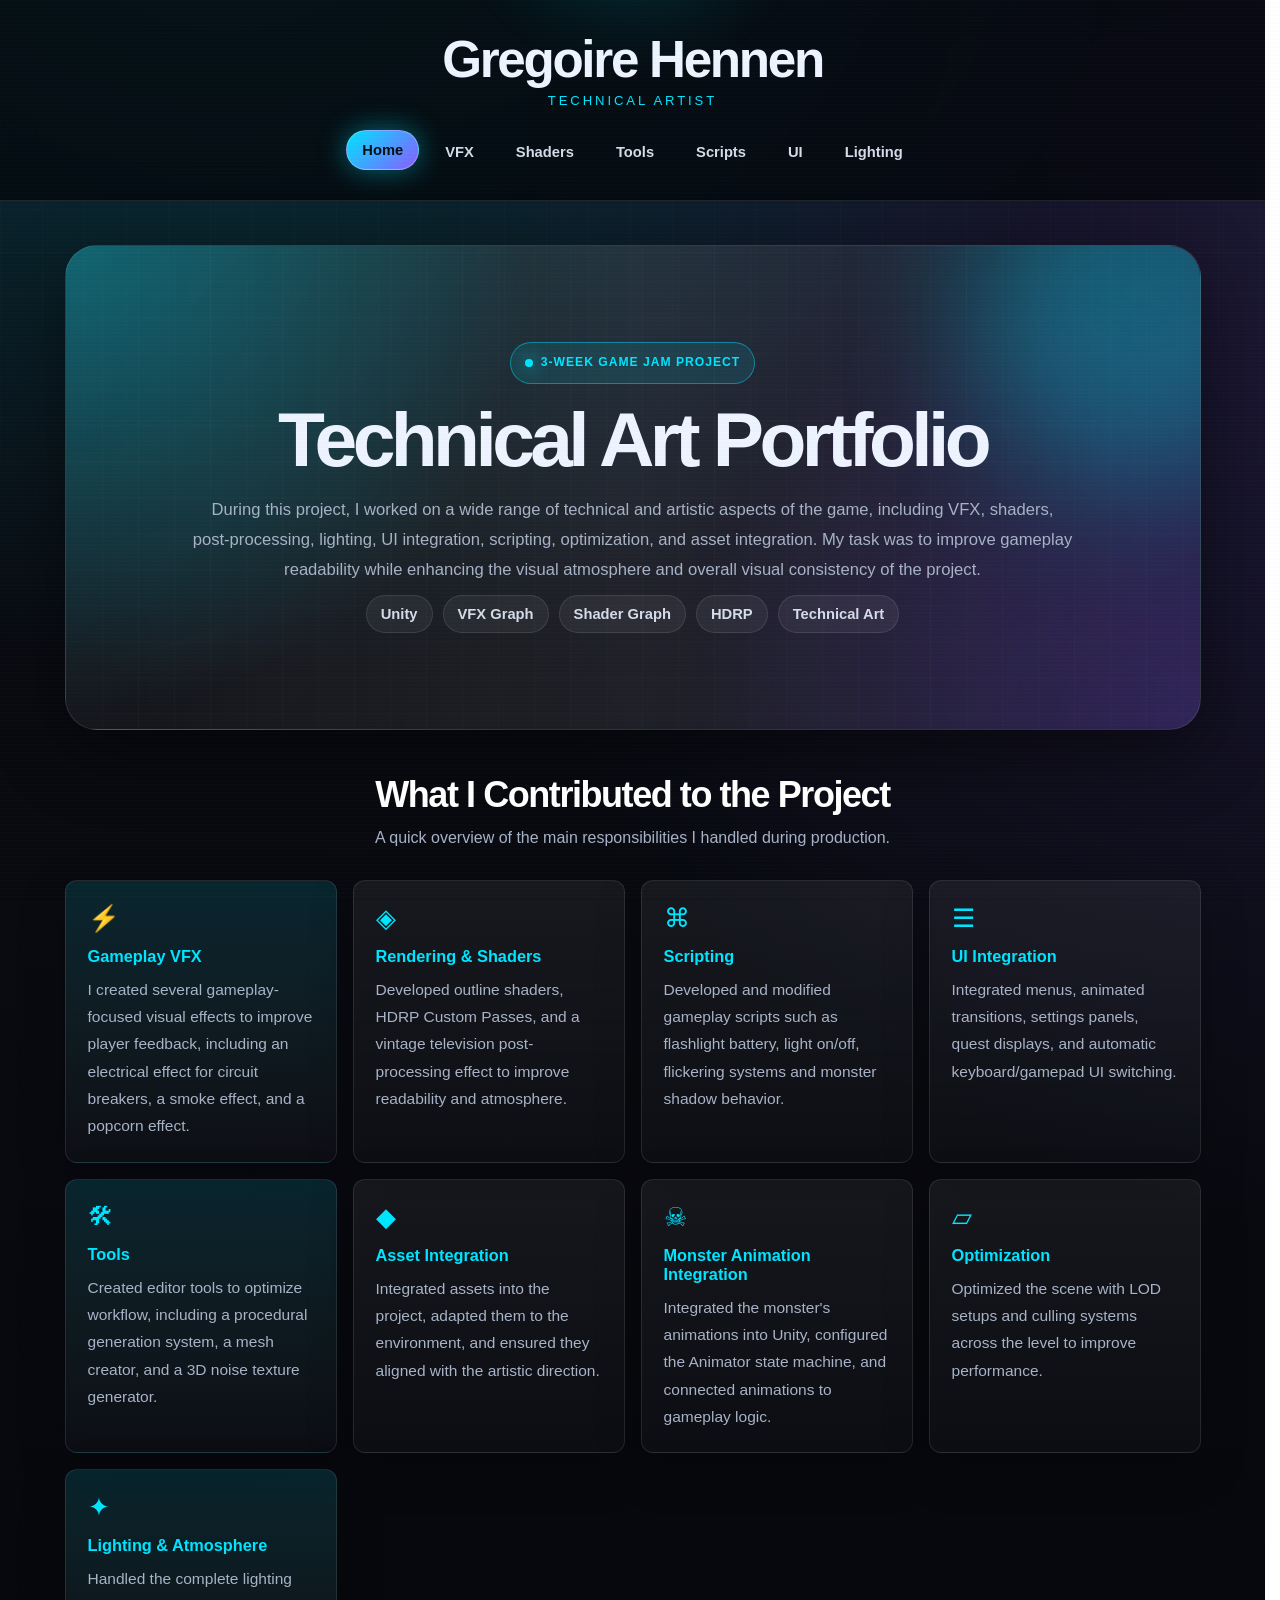
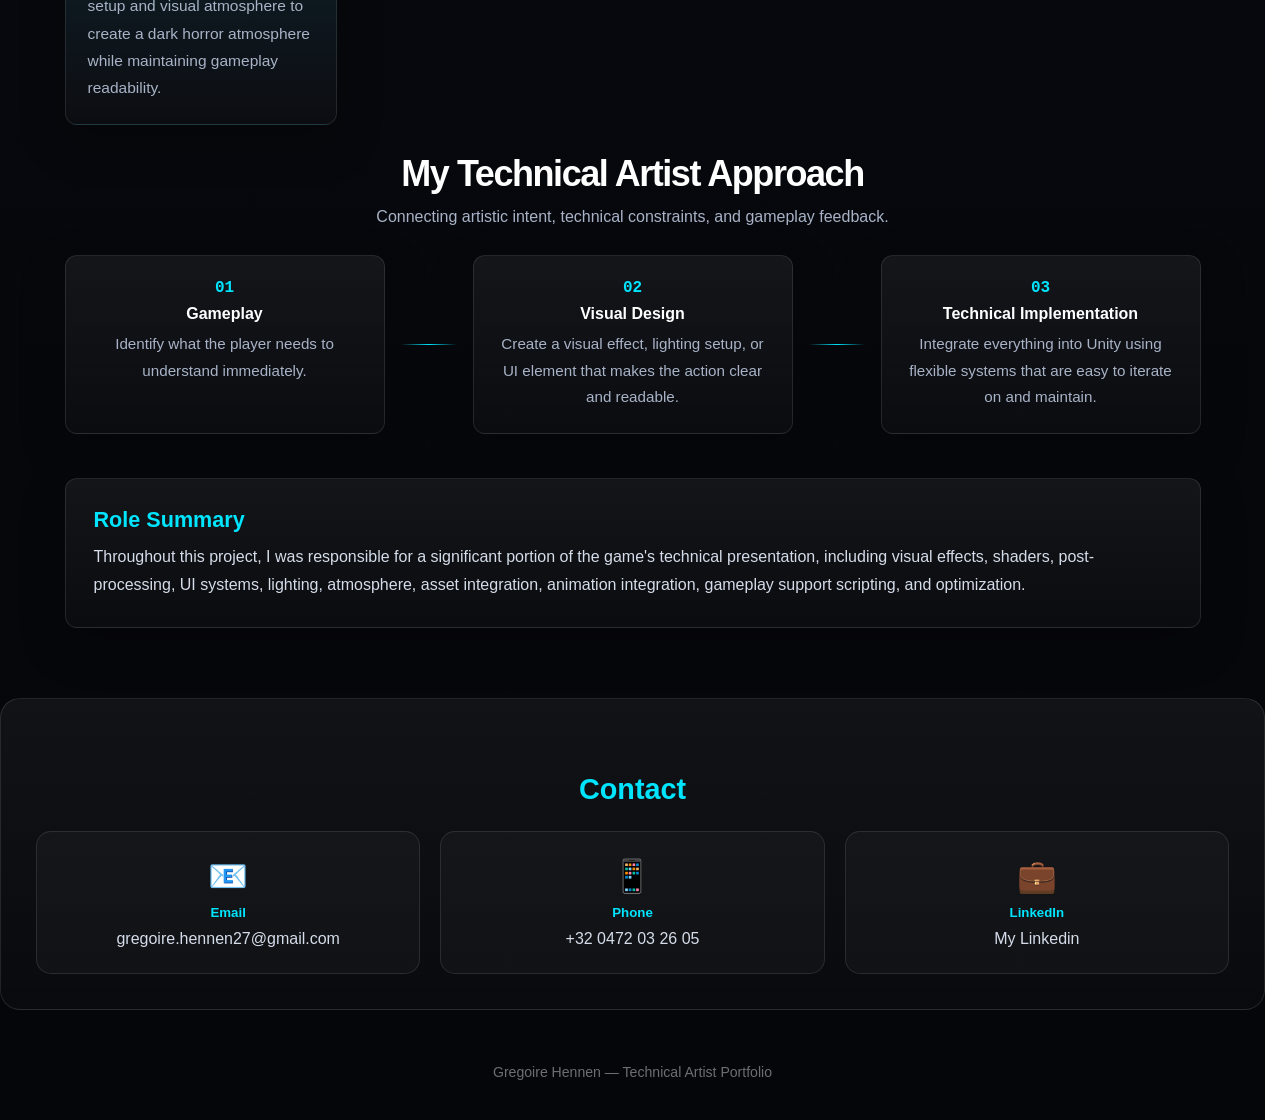
<file: index.html>
<!DOCTYPE html>
<html lang="en">
<head>
    <meta charset="UTF-8">
    <meta name="viewport" content="width=device-width, initial-scale=1.0">
    <title>Home - Gregoire Hennen</title>
    <link rel="stylesheet" href="style.css">
</head>
<body class="page-home">

    <header>
        <div class="header-orb"></div>
        <h1>Gregoire Hennen</h1>
        <h2>Technical Artist</h2>

        <nav>
            <a href="index.html">Home</a>
            <a href="vfx.html">VFX</a>
            <a href="shaders.html">Shaders</a>
            <a href="tools.html">Tools</a>
            <a href="scripts.html">Scripts</a>
            <a href="ui.html">UI</a>
            <a href="lighting.html">Lighting</a>
        </nav>
    </header>

    <main>
        <section class="home-hero">
            <div class="home-hero-glow"></div>
            <div class="home-hero-content">
                <p class="home-kicker">3-Week Game Jam Project</p>
                <h3>Technical Art Portfolio</h3>

                <p class="home-intro">
                    During this project, I worked on a wide range of technical and artistic aspects of the game, including VFX, shaders, post-processing, lighting, UI integration, scripting, optimization, and asset integration. My task was to improve gameplay readability while enhancing the visual atmosphere and overall visual consistency of the project.
                </p>

                <div class="home-tags">
                    <span>Unity</span>
                    <span>VFX Graph</span>
                    <span>Shader Graph</span>
                    <span>HDRP</span>
                    <span>Technical Art</span>
                </div>
            </div>
        </section>

        <section class="home-overview">

            <div class="home-section-title">
                <h4>What I Contributed to the Project</h4>
                <p>A quick overview of the main responsibilities I handled during production.</p>
            </div>

            <div class="home-card-grid">

    <a href="vfx.html" class="home-card featured-card home-card-link">
        <div class="home-card-icon">⚡</div>
        <h5>Gameplay VFX</h5>
        <p>I created several gameplay-focused visual effects to improve player feedback, including an electrical effect for circuit breakers, a smoke effect, and a popcorn effect.</p>
    </a>

    <a href="shaders.html" class="home-card home-card-link">
        <div class="home-card-icon">◈</div>
        <h5>Rendering & Shaders</h5>
        <p>Developed outline shaders, HDRP Custom Passes, and a vintage television post-processing effect to improve readability and atmosphere.</p>
    </a>

    <a href="scripts.html" class="home-card home-card-link">
        <div class="home-card-icon">⌘</div>
        <h5>Scripting</h5>
        <p>Developed and modified gameplay scripts such as flashlight battery, light on/off, flickering systems and monster shadow behavior.</p>
    </a>

    <a href="ui.html" class="home-card home-card-link">
        <div class="home-card-icon">☰</div>
        <h5>UI Integration</h5>
        <p>Integrated menus, animated transitions, settings panels, quest displays, and automatic keyboard/gamepad UI switching.</p>
    </a>

    <a href="tools.html" class="home-card featured-card home-card-link">
        <div class="home-card-icon">🛠</div>
        <h5>Tools</h5>
        <p>Created editor tools to optimize workflow, including a procedural generation system, a mesh creator, and a 3D noise texture generator.</p>
    </a>

    <article class="home-card">
        <div class="home-card-icon">◆</div>
        <h5>Asset Integration</h5>
        <p>Integrated assets into the project, adapted them to the environment, and ensured they aligned with the artistic direction.</p>
    </article>

    <article class="home-card">
        <div class="home-card-icon">☠</div>
        <h5>Monster Animation Integration</h5>
        <p>Integrated the monster's animations into Unity, configured the Animator state machine, and connected animations to gameplay logic.</p>
    </article>

    <article class="home-card">
        <div class="home-card-icon">▱</div>
        <h5>Optimization</h5>
        <p>Optimized the scene with LOD setups and culling systems across the level to improve performance.</p>
    </article>

    <a href="lighting.html" class="home-card featured-card home-card-link">
        <div class="home-card-icon">✦</div>
        <h5>Lighting & Atmosphere</h5>
        <p>Handled the complete lighting setup and visual atmosphere to create a dark horror atmosphere while maintaining gameplay readability.</p>
    </a>

</div>

        <section class="home-pipeline">

            <div class="home-section-title">
                <h4>My Technical Artist Approach</h4>
                <p>Connecting artistic intent, technical constraints, and gameplay feedback.</p>
            </div>

            <div class="home-flow">

                <div class="home-flow-step">
                    <span>01</span>
                    <strong>Gameplay</strong>
                    <p>Identify what the player needs to understand immediately.</p>
                </div>

                <div class="home-flow-line"></div>

                <div class="home-flow-step">
                    <span>02</span>
                    <strong>Visual Design</strong>
                    <p>Create a visual effect, lighting setup, or UI element that makes the action clear and readable.</p>
                </div>

                <div class="home-flow-line"></div>

                <div class="home-flow-step">
                    <span>03</span>
                    <strong>Technical Implementation</strong>
                    <p>Integrate everything into Unity using flexible systems that are easy to iterate on and maintain.</p>
                </div>

            </div>
        </section>

        <section class="home-summary-panel">
            <h4>Role Summary</h4>
            <p>
                Throughout this project, I was responsible for a significant portion of the game's technical presentation, including visual effects, shaders, post-processing, UI systems, lighting, atmosphere, asset integration, animation integration, gameplay support scripting, and optimization.
            </p>
        </section>

    </main>


    <section class="contact-section">
    <h4>Contact</h4>

    <div class="contact-grid">

        <div class="contact-card">
            <span>📧</span>
            <h5>Email</h5>
            <a href="mailto:ton.email@gmail.com">
                gregoire.hennen27@gmail.com
            </a>
        </div>

        <div class="contact-card">
            <span>📱</span>
            <h5>Phone</h5>
            <a href="tel:+32000000000">
                +32 0472 03 26 05
            </a>
        </div>

        <div class="contact-card">
            <span>💼</span>
            <h5>LinkedIn</h5>
            <a href="https://www.linkedin.com/in/gregoire-hennen-7202712a2/"
               target="_blank">
                My Linkedin
            </a>
        </div>

    </div>
</section>
    
    <footer class="site-footer">
        <p>Gregoire Hennen — Technical Artist Portfolio</p>
    </footer>

<script>
    const currentPage = window.location.pathname.split("/").pop();
    const navLinks = document.querySelectorAll('nav a');

    navLinks.forEach(link => {
        if (link.getAttribute('href') === currentPage) {
            link.classList.add('active');
        }
    });
</script>

</body>
</html>
</file>
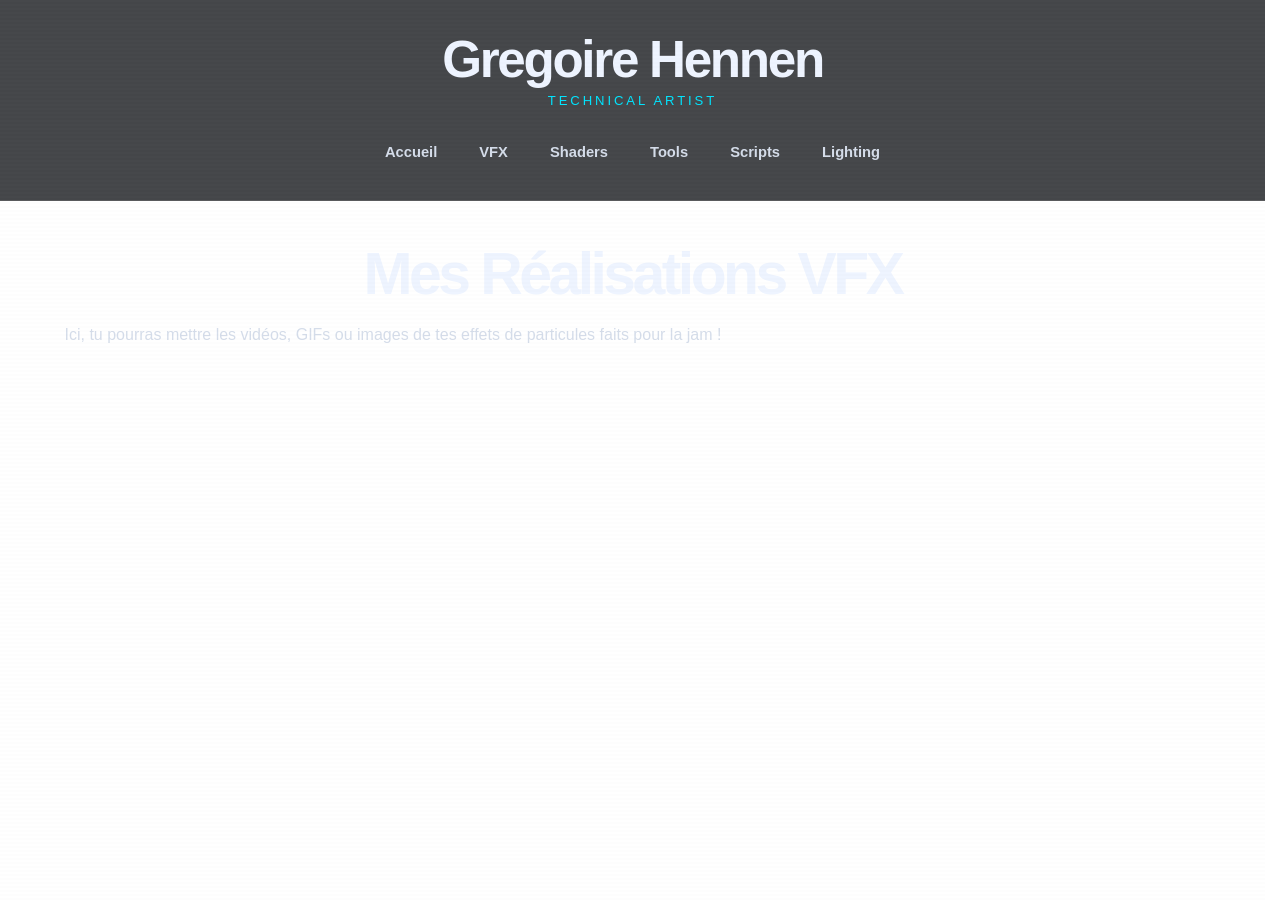
<file: VFX.html>
<!DOCTYPE html>
<html lang="fr">
<head>
    <meta charset="UTF-8">
    <title>VFX - Gregoire Hennen</title>
    <link rel="stylesheet" href="style.css"> <style>/* Remets le même bloc <style> que l'index pour le moment */</style> 
</head>
<body>
    <header>
        <h1>Gregoire Hennen</h1>
        <h2>Technical Artist</h2>
        <nav>
            <a href="index.html">Accueil</a>
            <a href="vfx.html">VFX</a>
            <a href="shaders.html">Shaders</a>
            <a href="tools.html">Tools</a>
            <a href="scripts.html">Scripts</a>
            <a href="lighting.html">Lighting</a>
        </nav>
    </header>
    <main>
        <h3>Mes Réalisations VFX</h3>
        <p>Ici, tu pourras mettre les vidéos, GIFs ou images de tes effets de particules faits pour la jam !</p>
    </main>
</body>
</html>
</file>
<file: style.css>
/* =========================================================
   Gregoire Hennen — Technical Art Portfolio Redesign
   Drop-in CSS: keeps all current accordions and HTML working.
   ========================================================= */

:root {
    --bg: #080a0f;
    --panel: rgba(16, 20, 29, 0.82);
    --panel-strong: rgba(21, 27, 40, 0.94);
    --line: rgba(255,255,255,0.10);
    --line-strong: rgba(255,255,255,0.18);
    --text: #eef4ff;
    --muted: #a8b3c7;
    --soft: #d5ddea;
    --accent: #00e5ff;
    --accent-2: #8a5cff;
    --accent-3: #ffb86b;
    --danger: #ff5c7a;
    --ok: #76ffb2;
    --radius: 18px;
    --radius-sm: 12px;
    --shadow: 0 24px 70px rgba(0,0,0,.45);
    --mono: "Consolas", "SFMono-Regular", "Courier New", monospace;
    --sans: Inter, "Segoe UI", Tahoma, Geneva, Verdana, sans-serif;
}

.page-vfx { --accent:#45f3ff; --accent-2:#ffcf4a; --page-glow: rgba(69,243,255,.20); }
.page-shaders { --accent:#a884ff; --accent-2:#ff6bd6; --page-glow: rgba(168,132,255,.22); }
.page-tools { --accent:#74ffb4; --accent-2:#56a8ff; --page-glow: rgba(116,255,180,.20); }
.page-scripts { --accent:#ffcf6b; --accent-2:#ff6b6b; --page-glow: rgba(255,207,107,.20); }
.page-ui { --accent:#6bb7ff; --accent-2:#7bffdf; --page-glow: rgba(107,183,255,.20); }
.page-lighting { --accent:#ffb15c; --accent-2:#fff1a8; --page-glow: rgba(255,177,92,.22); }
.page-home { --accent:#00e5ff; --accent-2:#8a5cff; --page-glow: rgba(0,229,255,.22); }

* { box-sizing: border-box; }
html { scrollbar-gutter: stable; overflow-y: scroll; scroll-behavior: smooth; }
body {
    margin: 0;
    color: var(--text);
    font-family: var(--sans);
    text-align: center;
    background:
        radial-gradient(circle at 18% -10%, var(--page-glow), transparent 30%),
        radial-gradient(circle at 110% 10%, rgba(138,92,255,.15), transparent 34%),
        linear-gradient(180deg, #0b0e15 0%, #07080d 60%, #050609 100%);
    min-height: 100vh;
}
body::before {
    content: "";
    position: fixed;
    inset: 0;
    pointer-events: none;
    background-image:
        linear-gradient(rgba(255,255,255,.025) 1px, transparent 1px),
        linear-gradient(90deg, rgba(255,255,255,.025) 1px, transparent 1px);
    background-size: 42px 42px;
    mask-image: linear-gradient(to bottom, black, transparent 88%);
    z-index: -2;
}
body::after {
    content: "";
    position: fixed;
    inset: 0;
    pointer-events: none;
    background: linear-gradient(rgba(255,255,255,.025) 50%, rgba(0,0,0,.025) 50%);
    background-size: 100% 4px;
    opacity: .25;
    z-index: 999;
}

header {
    position: relative;
    overflow: hidden;
    padding: 34px 20px 28px;
    background: rgba(5, 7, 11, .74);
    border-bottom: 1px solid var(--line);
    backdrop-filter: blur(18px);
}
.header-orb {
    position: absolute;
    width: 420px;
    height: 420px;
    left: 50%;
    top: -330px;
    transform: translateX(-50%);
    background: radial-gradient(circle, var(--accent), transparent 62%);
    filter: blur(20px);
    opacity: .20;
    pointer-events: none;
}
h1 {
    margin: 0 0 8px;
    font-size: clamp(2.1rem, 4vw, 3.4rem);
    letter-spacing: -.045em;
    font-weight: 850;
    line-height: 1;
}
h2 {
    margin: 0 0 24px;
    color: var(--accent);
    font-weight: 500;
    letter-spacing: .22em;
    text-transform: uppercase;
    font-size: .82rem;
}
nav {
    display: flex;
    flex-wrap: wrap;
    justify-content: center;
    gap: 10px;
    margin-top: 18px;
}
nav a {
    display: inline-flex;
    align-items: center;
    justify-content: center;
    min-height: 40px;
    color: var(--soft);
    text-decoration: none;
    padding: 10px 15px;
    margin: 0;
    font-weight: 750;
    font-size: .92rem;
    border: 1px solid transparent;
    border-radius: 999px;
    position: relative;
    transition: transform .22s ease, color .22s ease, border-color .22s ease, background .22s ease, box-shadow .22s ease;
}
nav a::after { display: none; }
nav a:hover,
nav a.active {
    color: #071016;
    background: linear-gradient(135deg, var(--accent), var(--accent-2));
    border-color: rgba(255,255,255,.28);
    box-shadow: 0 0 28px color-mix(in srgb, var(--accent) 42%, transparent);
    transform: translateY(-2px);
}

main {
    max-width: 1180px;
    margin: 44px auto 70px;
    padding: 0 22px;
    text-align: left;
}
h3 {
    text-align: center;
    margin: 0 0 18px;
    font-size: clamp(2.05rem, 4.6vw, 4.2rem);
    letter-spacing: -.06em;
    line-height: .98;
}
p { color: var(--soft); line-height: 1.76; }
strong { color: #fff; }

.page-hero,
.home-hero,
.home-summary-panel,
.home-pipeline,
.home-overview {
    position: relative;
}
.page-hero {
    overflow: hidden;
    text-align: center;
    border: 1px solid var(--line);
    border-radius: 28px;
    padding: clamp(34px, 6vw, 70px) clamp(22px, 5vw, 60px);
    margin-bottom: 34px;
    background:
        radial-gradient(circle at 18% 15%, color-mix(in srgb, var(--accent) 22%, transparent), transparent 34%),
        radial-gradient(circle at 82% 0%, color-mix(in srgb, var(--accent-2) 18%, transparent), transparent 34%),
        linear-gradient(135deg, rgba(255,255,255,.055), rgba(255,255,255,.015));
    box-shadow: var(--shadow);
}
.page-hero::before,
.home-hero::before {
    content: "";
    position: absolute;
    inset: 0;
    border-radius: inherit;
    pointer-events: none;
    background:
        linear-gradient(90deg, transparent, rgba(255,255,255,.12), transparent),
        linear-gradient(rgba(255,255,255,.04) 1px, transparent 1px),
        linear-gradient(90deg, rgba(255,255,255,.04) 1px, transparent 1px);
    background-size: 100% 100%, 36px 36px, 36px 36px;
    opacity: .45;
}
.page-kicker,
.home-kicker {
    display: inline-flex;
    align-items: center;
    gap: 8px;
    margin: 0 0 18px;
    padding: 9px 14px;
    border: 1px solid color-mix(in srgb, var(--accent) 45%, transparent);
    border-radius: 999px;
    color: var(--accent);
    background: color-mix(in srgb, var(--accent) 11%, transparent);
    font-weight: 850;
    letter-spacing: .08em;
    text-transform: uppercase;
    font-size: .76rem;
}
.page-kicker::before,
.home-kicker::before {
    content: "";
    width: 8px;
    height: 8px;
    border-radius: 50%;
    background: var(--accent);
    box-shadow: 0 0 18px var(--accent);
}
.page-intro,
.home-intro,
.section-lead {
    text-align: center;
    color: var(--muted);
    max-width: 880px;
    margin: 0 auto 10px;
    line-height: 1.8;
    font-size: 1.04rem;
}

/* Accordions: same behavior, redesigned presentation */
.shader-accordion,
.tool-accordion,
.ui-accordion {
    margin-bottom: 18px;
    border: 1px solid var(--line);
    border-radius: var(--radius);
    overflow: clip;
    background: linear-gradient(180deg, rgba(255,255,255,.055), rgba(255,255,255,.018));
    box-shadow: 0 18px 55px rgba(0,0,0,.28);
    transition: transform .25s ease, border-color .25s ease, box-shadow .25s ease;
}
.shader-accordion:hover,
.tool-accordion:hover,
.ui-accordion:hover {
    transform: translateY(-2px);
    border-color: color-mix(in srgb, var(--accent) 36%, var(--line));
    box-shadow: 0 26px 70px rgba(0,0,0,.36);
}
.shader-accordion summary,
.tool-accordion summary,
.ui-accordion summary {
    padding: 22px 64px 22px 24px;
    font-size: clamp(1.04rem, 2vw, 1.35rem);
    font-weight: 850;
    color: #fff;
    cursor: pointer;
    list-style: none;
    position: relative;
    background:
        linear-gradient(90deg, color-mix(in srgb, var(--accent) 16%, transparent), transparent 48%),
        rgba(255,255,255,.025);
    transition: background .25s ease;
}
.shader-accordion summary::-webkit-details-marker,
.tool-accordion summary::-webkit-details-marker,
.ui-accordion summary::-webkit-details-marker { display: none; }
.shader-accordion summary::before,
.tool-accordion summary::before,
.ui-accordion summary::before {
    content: "";
    display: inline-block;
    width: 10px;
    height: 10px;
    margin-right: 13px;
    border-radius: 50%;
    background: var(--accent);
    box-shadow: 0 0 20px var(--accent);
    vertical-align: middle;
}
.shader-accordion summary::after,
.tool-accordion summary::after,
.ui-accordion summary::after {
    content: "+";
    position: absolute;
    right: 22px;
    top: 50%;
    transform: translateY(-50%);
    width: 34px;
    height: 34px;
    border: 1px solid color-mix(in srgb, var(--accent) 42%, transparent);
    border-radius: 50%;
    color: var(--accent);
    display: grid;
    place-items: center;
    line-height: 1;
    font-size: 1.2rem;
    transition: transform .25s ease, background .25s ease, color .25s ease;
}
.shader-accordion[open] summary::after,
.tool-accordion[open] summary::after,
.ui-accordion[open] summary::after {
    content: "–";
    transform: translateY(-50%) rotate(180deg);
    background: var(--accent);
    color: #061014;
}
.shader-content,
.tool-content,
.ui-content {
    padding: clamp(22px, 4vw, 34px);
    border-top: 1px solid var(--line);
    background: rgba(4, 7, 12, .38);
}

/* Different accordion personalities by page */
.page-shaders .shader-accordion summary { background: linear-gradient(90deg, rgba(168,132,255,.20), rgba(255,107,214,.04)); }
.page-tools .tool-accordion summary { background: linear-gradient(90deg, rgba(116,255,180,.18), rgba(86,168,255,.04)); }
.page-scripts .shader-accordion summary { background: linear-gradient(90deg, rgba(255,207,107,.18), rgba(255,107,107,.05)); }
.page-vfx .ui-accordion summary { background: linear-gradient(90deg, rgba(69,243,255,.16), rgba(255,207,74,.05)); }
.page-ui .ui-accordion summary { background: linear-gradient(90deg, rgba(107,183,255,.17), rgba(123,255,223,.05)); }
.page-lighting .ui-accordion summary { background: linear-gradient(90deg, rgba(255,177,92,.18), rgba(255,241,168,.05)); }

.ui-subtitle,
.ui-hero-text h4,
h4[style] {
    color: var(--accent) !important;
    border-bottom: 1px solid color-mix(in srgb, var(--accent) 30%, transparent) !important;
    padding-bottom: 9px;
    margin-top: 0;
    letter-spacing: -.02em;
}
.highlight { color: var(--accent); font-weight: 850; }
.bullet-list { padding-left: 22px; line-height: 1.75; color: var(--soft); }

/* Media */
.center-img-container { text-align: center; margin: 28px 0; }
.center-img-container img,
.ui-hero-media img,
.gif-card img,
.global-gifs img,
.tech-desc img,
.tech-code img {
    max-width: 100%;
    border-radius: 16px;
    border: 1px solid var(--line);
    box-shadow: 0 18px 52px rgba(0,0,0,.45);
}
.center-img-container img { width: min(850px, 100%); }
.media-caption,
.gif-card p,
.ui-hero-media p {
    color: var(--muted);
    font-size: .93rem;
    text-align: center;
    margin-top: 10px;
}
.global-gifs,
.triple-gifs {
    display: grid;
    gap: 16px;
    margin: 24px 0;
}
.global-gifs { grid-template-columns: repeat(2, minmax(0, 1fr)); }
.triple-gifs { grid-template-columns: repeat(3, minmax(0, 1fr)); }
.gif-card {
    padding: 12px;
    border: 1px solid var(--line);
    border-radius: 18px;
    background: rgba(255,255,255,.035);
    text-align: center;
}
.gif-card img { width: 100%; margin-bottom: 8px; }

/* Technical layout */
.tech-row {
    display: grid;
    grid-template-columns: minmax(0, 1fr) minmax(320px, .95fr);
    gap: 24px;
    margin: 34px 0;
    align-items: start;
}
.tech-desc { min-width: 0; }
.tech-code {
    position: relative;
    min-width: 0;
    background: linear-gradient(180deg, rgba(13,17,23,.98), rgba(8,11,16,.98));
    padding: 18px;
    border-radius: 16px;
    overflow-x: auto;
    border: 1px solid color-mix(in srgb, var(--accent) 24%, #30363d);
    box-shadow: inset 0 1px 0 rgba(255,255,255,.05), 0 18px 40px rgba(0,0,0,.25);
}
.tech-code::before {
    display: block;
    color: var(--accent);
    font-family: var(--mono);
    font-size: .72rem;
    letter-spacing: .12em;
    text-transform: uppercase;
    margin-bottom: 10px;
    opacity: .9;
}
.tech-code:has(img)::before { }
pre { margin: 0; padding: 0; background: transparent !important; }
code {
    font-family: var(--mono);
    font-size: .9em;
    background: rgba(255,255,255,.055) !important;
    border: 1px solid rgba(255,255,255,.06);
    border-radius: 7px;
    padding: .13em .35em;
}
pre code {
    display: block;
    background: transparent !important;
    border: 0;
    padding: 0;
    line-height: 1.62;
    color: #d7e5ff;
}
.c-keyword { color: #ff7b72; }
.c-var { color: #79c0ff; }

/* Tables */
table {
    width: 100%;
    border-collapse: separate;
    border-spacing: 0;
    margin: 24px 0;
    background: rgba(6,9,15,.72);
    border: 1px solid var(--line);
    border-radius: 16px;
    overflow: hidden;
    box-shadow: 0 18px 42px rgba(0,0,0,.28);
}
th, td { padding: 14px 16px; text-align: left; border-bottom: 1px solid var(--line); color: var(--soft); }
th {
    background: linear-gradient(135deg, var(--accent), var(--accent-2));
    color: #071016;
    font-weight: 900;
}
tr:last-child td { border-bottom: 0; }

/* Feature grids */
.ui-feature-grid,
.home-card-grid {
    display: grid;
    grid-template-columns: repeat(4, minmax(0, 1fr));
    gap: 16px;
    margin: 28px 0;
}
.ui-feature-card,
.home-card,
.home-flow-step,
.home-summary-panel,
.ui-note {
    background: linear-gradient(180deg, rgba(255,255,255,.06), rgba(255,255,255,.025));
    border: 1px solid var(--line);
    border-radius: var(--radius-sm);
    box-shadow: 0 16px 45px rgba(0,0,0,.25);
}
.ui-feature-card { padding: 17px; }
.ui-feature-card h5,
.home-card h5 {
    color: var(--accent);
    margin: 0 0 10px;
    font-size: 1.02rem;
}
.ui-feature-card p { color: var(--muted); line-height: 1.6; margin: 0; font-size: .95rem; }
.ui-separator,
hr[style] {
    border: 0 !important;
    height: 1px;
    margin: 42px 0 !important;
    background: linear-gradient(90deg, transparent, color-mix(in srgb, var(--accent) 35%, transparent), transparent);
}
.ui-note {
    padding: 18px 20px;
    margin: 20px 0;
    color: var(--soft);
}
.ui-note-warning { border-color: rgba(255,177,92,.35); background: linear-gradient(180deg, rgba(255,177,92,.12), rgba(255,255,255,.025)); }
.ui-note-info { border-color: rgba(107,183,255,.35); background: linear-gradient(180deg, rgba(107,183,255,.12), rgba(255,255,255,.025)); }

/* Home page */
.home-hero {
    overflow: hidden;
    border: 1px solid var(--line);
    border-radius: 32px;
    background:
        radial-gradient(circle at top left, color-mix(in srgb, var(--accent) 30%, transparent), transparent 38%),
        radial-gradient(circle at bottom right, color-mix(in srgb, var(--accent-2) 24%, transparent), transparent 42%),
        linear-gradient(135deg, rgba(255,255,255,.065), rgba(255,255,255,.015));
    padding: clamp(54px, 8vw, 96px) clamp(24px, 6vw, 72px);
    margin-bottom: 44px;
    box-shadow: var(--shadow);
}
.home-hero-glow {
    position: absolute;
    width: 360px;
    height: 360px;
    right: -120px;
    top: -120px;
    background: var(--accent);
    filter: blur(68px);
    border-radius: 50%;
    opacity: .32;
}
.home-hero-content { position: relative; z-index: 1; max-width: 920px; margin: 0 auto; text-align: center; }
.home-hero h3 { font-size: clamp(2.6rem, 6vw, 5.4rem); }
.home-tags { display: flex; flex-wrap: wrap; justify-content: center; gap: 10px; }
.home-tags span {
    background: rgba(255,255,255,.06);
    color: var(--soft);
    border: 1px solid var(--line);
    border-radius: 999px;
    padding: 10px 14px;
    font-size: .92em;
    font-weight: 700;
}
.home-section-title { text-align: center; margin: 0 auto 24px; max-width: 760px; }
.home-section-title h4 {
    margin: 0 0 8px;
    font-size: clamp(1.4rem, 3vw, 2.25rem);
    letter-spacing: -.04em;
    color: #fff;
}
.home-section-title p { margin: 0; color: var(--muted); }
.home-card { padding: 22px; transition: transform .25s ease, border-color .25s ease; }
.home-card:hover { transform: translateY(-5px); border-color: color-mix(in srgb, var(--accent) 44%, transparent); }
.featured-card { background: linear-gradient(180deg, color-mix(in srgb, var(--accent) 13%, transparent), rgba(255,255,255,.025)); }
.home-card-icon { font-size: 1.6rem; margin-bottom: 14px; color: var(--accent); }
.home-card p { margin: 0; color: var(--muted); font-size: .97rem; }
.home-overview,
.home-pipeline,
.home-summary-panel { margin-bottom: 44px; }
.home-flow {
    display: grid;
    grid-template-columns: 1fr auto 1fr auto 1fr;
    gap: 16px;
    align-items: stretch;
}
.home-flow-step { padding: 22px; text-align: center; }
.home-flow-step span { color: var(--accent); font-family: var(--mono); font-weight: 900; }
.home-flow-step strong { display: block; margin: 8px 0; color: #fff; }
.home-flow-step p { margin: 0; color: var(--muted); font-size: .95rem; }
.home-flow-line {
    width: 56px;
    height: 1px;
    align-self: center;
    background: linear-gradient(90deg, transparent, var(--accent), transparent);
}
.home-summary-panel { padding: 28px; }
.home-summary-panel h4 { margin: 0 0 10px; color: var(--accent); font-size: 1.35rem; }
.home-summary-panel p { margin: 0; }

/* Footer */
.site-footer {
    max-width: 1180px;
    margin: 0 auto 36px;
    padding: 0 22px;
    text-align: center;
}
.site-footer p {
    color: rgba(255,255,255,.42);
    font-size: .88rem;
}

@media (max-width: 980px) {
    .tech-row { grid-template-columns: 1fr; }
    .ui-feature-grid,
    .home-card-grid { grid-template-columns: repeat(2, minmax(0, 1fr)); }
    .triple-gifs { grid-template-columns: 1fr; }
    .global-gifs { grid-template-columns: 1fr; }
    .global-gifs img { width: 100%; }
    .home-flow { grid-template-columns: 1fr; }
    .home-flow-line { width: 1px; height: 36px; justify-self: center; background: linear-gradient(180deg, transparent, var(--accent), transparent); }
}
@media (max-width: 620px) {
    main { padding: 0 14px; margin-top: 28px; }
    header { padding: 28px 14px 22px; }
    nav { gap: 7px; }
    nav a { padding: 8px 11px; min-height: 34px; font-size: .84rem; }
    .page-hero,
    .home-hero { border-radius: 22px; }
    .shader-content,
    .tool-content,
    .ui-content { padding: 18px; }
    .ui-feature-grid,
    .home-card-grid { grid-template-columns: 1fr; }
    .shader-accordion summary,
    .tool-accordion summary,
    .ui-accordion summary { padding: 18px 58px 18px 18px; }
}
.home-card-link {
    display: block;
    text-decoration: none;
    color: inherit;
}

.home-card-link:hover {
    transform: translateY(-6px);
    border-color: var(--accent);
    box-shadow: 0 18px 45px rgba(0, 229, 255, 0.18);
}

.home-card-link:hover h5 {
    color: #ffffff;
}

/* CONTACT */

.contact-section {
    margin: 50px 0;
    padding: 35px;
    border: 1px solid var(--line);
    border-radius: 20px;
    background: linear-gradient(
        180deg,
        rgba(255,255,255,.05),
        rgba(255,255,255,.02)
    );
    text-align: center;
}

.contact-section h4 {
    color: var(--accent);
    margin-bottom: 25px;
    font-size: 1.8rem;
}

.contact-grid {
    display: grid;
    grid-template-columns: repeat(3, 1fr);
    gap: 20px;
}

.contact-card {
    padding: 25px;
    border: 1px solid var(--line);
    border-radius: 15px;
    background: rgba(255,255,255,.03);
}

.contact-card span {
    display: block;
    font-size: 2rem;
    margin-bottom: 10px;
}

.contact-card h5 {
    margin: 0 0 10px;
    color: var(--accent);
}

.contact-card a {
    color: var(--soft);
    text-decoration: none;
    word-break: break-word;
}

.contact-card a:hover {
    color: var(--accent);
}

@media (max-width: 768px) {
    .contact-grid {
        grid-template-columns: 1fr;
    }
}
</file>
